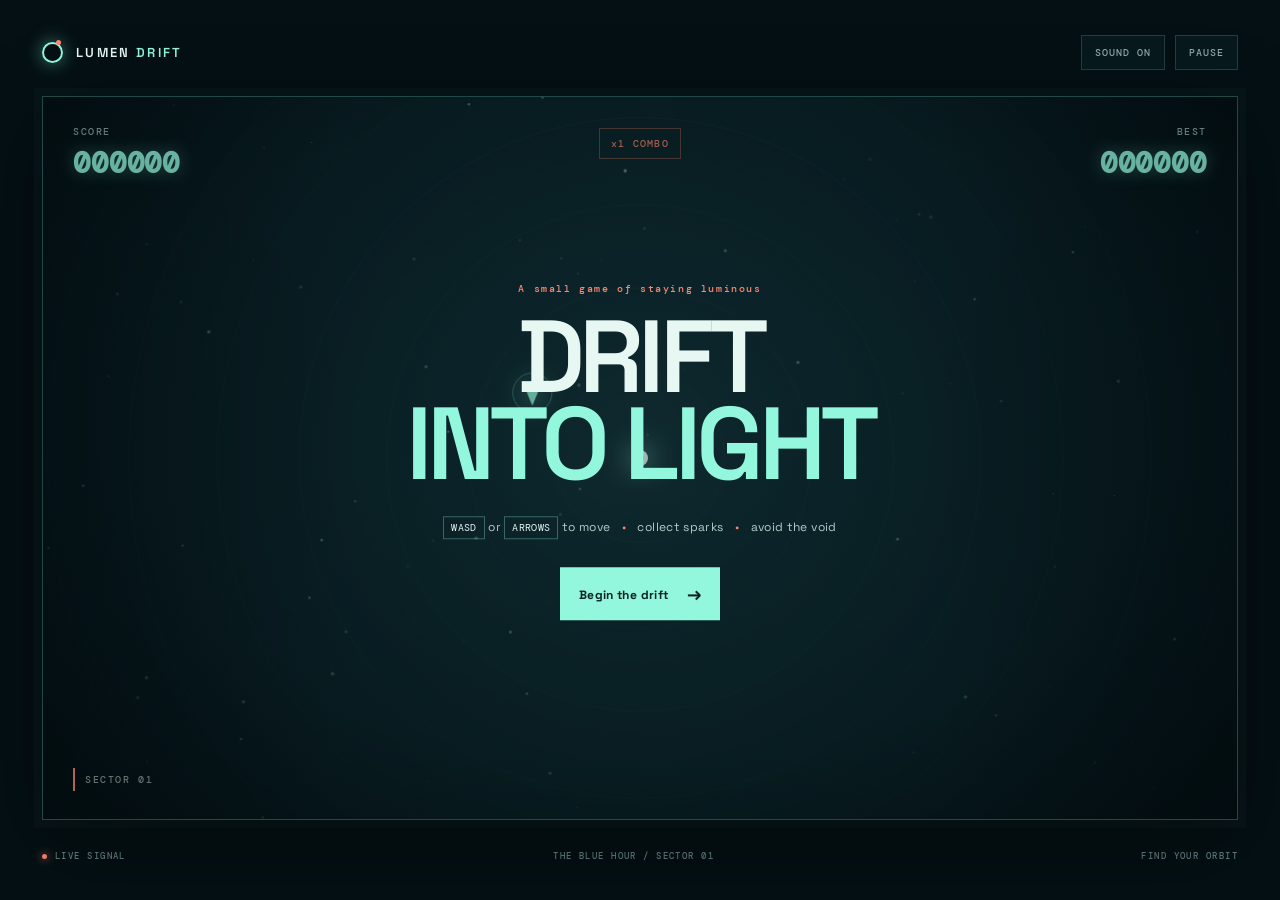
<file: index.html>
<!doctype html>
<html lang="en">

<head>
    <meta charset="utf-8">
    <meta name="viewport" content="width=device-width, initial-scale=1">
    <meta name="theme-color" content="#07141b">
    <title>Lumen Drift</title>
    <link rel="stylesheet" href="styles.css">
</head>

<body>
    <main class="game-shell">
        <header class="topbar">
            <div class="brand-mark" aria-label="Lumen Drift">
                <span class="brand-orbit"></span>
                <span class="brand-name">LUMEN <b>DRIFT</b></span>
            </div>
            <div class="top-actions">
                <button class="icon-button" id="soundButton" type="button" aria-label="Toggle sound" title="Toggle sound">Sound on</button>
                <button class="icon-button" id="pauseButton" type="button" aria-label="Pause game" title="Pause game">Pause</button>
            </div>
        </header>

        <section class="game-stage" aria-label="Lumen Drift game">
            <canvas id="gameCanvas" aria-label="Game canvas"></canvas>
            <div class="hud">
                <div class="stat-block">
                    <span class="stat-label">SCORE</span>
                    <strong id="scoreValue">000000</strong>
                </div>
                <div class="combo-readout" id="comboReadout">x1 COMBO</div>
                <div class="stat-block stat-right">
                    <span class="stat-label">BEST</span>
                    <strong id="bestValue">000000</strong>
                </div>
            </div>
            <div class="status-pill" id="statusPill">SECTOR 01</div>
            <div class="message-layer" id="messageLayer">
                <div class="intro-copy">
                    <p class="eyebrow">A small game of staying luminous</p>
                    <h1>DRIFT<br><em>INTO LIGHT</em></h1>
                    <p class="instruction"><span class="keycap">WASD</span> or <span class="keycap">ARROWS</span> to move <span class="dot-separator">&bull;</span> collect sparks <span class="dot-separator">&bull;</span> avoid the void</p>
                    <button class="primary-button" id="startButton" type="button">Begin the drift <span>&rarr;</span></button>
                </div>
            </div>
            <div class="game-over-layer hidden" id="gameOverLayer">
                <div class="game-over-card">
                    <p class="eyebrow">The dark caught up</p>
                    <h2>DRIFT<br><em>COMPLETE</em></h2>
                    <div class="final-score"><span>FINAL SCORE</span><strong id="finalScore">000000</strong></div>
                    <p class="run-note" id="runNote">Every spark leaves a trace.</p>
                    <button class="primary-button" id="restartButton" type="button">Try another run <span>&rarr;</span></button>
                </div>
            </div>
            <div class="pause-layer hidden" id="pauseLayer">
                <div class="pause-card">
                    <p class="eyebrow">The constellation is waiting</p>
                    <h2>PAUSED</h2>
                    <button class="primary-button" id="resumeButton" type="button">Resume drift <span>&rarr;</span></button>
                </div>
            </div>
        </section>

        <footer class="bottom-bar">
            <span><i class="live-dot"></i> LIVE SIGNAL</span>
            <span id="sectorLabel">THE BLUE HOUR / SECTOR 01</span>
            <span>FIND YOUR ORBIT</span>
        </footer>
    </main>
    <script src="game.js"></script>
</body>

</html>
</file>
<file: styles.css>
@import url('https://fonts.googleapis.com/css2?family=DM+Mono:wght@400;500&family=Space+Grotesk:wght@400;500;600;700&display=swap');
:root {
    --ink: #e7f8f2;
    --muted: #8da9aa;
    --line: rgba(167, 224, 214, 0.18);
    --cyan: #92f7dc;
    --coral: #ff876f;
    --night: #071419;
    --deep: #0c2024;
}

* {
    box-sizing: border-box;
}

html,
body {
    min-height: 100%;
}

body {
    margin: 0;
    color: var(--ink);
    background: #041014;
    font-family: 'Space Grotesk', 'Trebuchet MS', sans-serif;
    overflow: hidden;
}

body::before {
    content: '';
    position: fixed;
    inset: 0;
    pointer-events: none;
    opacity: .16;
    background-image: linear-gradient(rgba(147, 234, 215, .08) 1px, transparent 1px), linear-gradient(90deg, rgba(147, 234, 215, .08) 1px, transparent 1px);
    background-size: 46px 46px;
    mask-image: radial-gradient(ellipse at center, black 0%, transparent 76%);
}

button {
    font: inherit;
}

.game-shell {
    width: min(100%, 1440px);
    height: 100vh;
    min-height: 620px;
    margin: auto;
    padding: 28px 42px 25px;
    display: flex;
    flex-direction: column;
}

.topbar,
.bottom-bar {
    display: flex;
    align-items: center;
    justify-content: space-between;
    flex: 0 0 auto;
}

.topbar {
    height: 48px;
    margin-bottom: 20px;
}

.brand-mark {
    display: flex;
    align-items: center;
    gap: 13px;
}

.brand-orbit {
    width: 21px;
    height: 21px;
    border: 2px solid var(--cyan);
    border-radius: 50%;
    display: block;
    position: relative;
    box-shadow: 0 0 18px rgba(146, 247, 220, .5);
}

.brand-orbit::after {
    content: '';
    width: 5px;
    height: 5px;
    background: var(--coral);
    border-radius: 50%;
    position: absolute;
    top: -4px;
    right: 0;
}

.brand-name {
    font-size: 13px;
    letter-spacing: .18em;
    font-weight: 600;
}

.brand-name b {
    color: var(--cyan);
    font-weight: 600;
}

.top-actions {
    display: flex;
    gap: 10px;
}

.icon-button {
    border: 1px solid var(--line);
    background: rgba(9, 28, 31, .75);
    color: var(--muted);
    font: 500 10px 'DM Mono', monospace;
    letter-spacing: .1em;
    text-transform: uppercase;
    padding: 10px 13px;
    cursor: pointer;
    transition: .2s ease;
}

.icon-button:hover {
    border-color: var(--cyan);
    color: var(--cyan);
}

.game-stage {
    flex: 1 1 auto;
    min-height: 0;
    position: relative;
    overflow: hidden;
    border: 1px solid rgba(146, 247, 220, .2);
    background: #081b20;
    box-shadow: 0 0 0 8px rgba(146, 247, 220, .018), 0 24px 80px rgba(0, 0, 0, .4);
}

.game-stage::after {
    content: '';
    pointer-events: none;
    position: absolute;
    inset: 0;
    background: radial-gradient(ellipse at 50% 45%, transparent 0%, rgba(3, 10, 14, .12) 60%, rgba(1, 7, 10, .72) 100%), linear-gradient(90deg, rgba(1, 8, 11, .4), transparent 25%, transparent 75%, rgba(1, 8, 11, .4));
}

canvas {
    display: block;
    width: 100%;
    height: 100%;
}

.hud {
    position: absolute;
    z-index: 2;
    top: 28px;
    left: 30px;
    right: 30px;
    display: flex;
    align-items: flex-start;
    justify-content: space-between;
    pointer-events: none;
}

.stat-block {
    display: flex;
    flex-direction: column;
    gap: 6px;
}

.stat-right {
    align-items: flex-end;
}

.stat-label,
.eyebrow,
.bottom-bar,
.status-pill,
.final-score span {
    font: 500 10px 'DM Mono', monospace;
    letter-spacing: .16em;
    color: var(--muted);
}

.stat-block strong {
    font: 600 29px 'DM Mono', monospace;
    letter-spacing: .03em;
    color: var(--cyan);
    text-shadow: 0 0 17px rgba(146, 247, 220, .35);
}

.combo-readout {
    margin-top: 3px;
    padding: 8px 11px;
    border: 1px solid rgba(255, 135, 111, .4);
    color: var(--coral);
    font: 500 10px 'DM Mono', monospace;
    letter-spacing: .12em;
    opacity: .9;
}

.status-pill {
    position: absolute;
    z-index: 2;
    bottom: 28px;
    left: 30px;
    border-left: 2px solid var(--coral);
    padding: 5px 0 5px 10px;
    color: rgba(231, 248, 242, .6);
}

.message-layer,
.game-over-layer,
.pause-layer {
    position: absolute;
    z-index: 3;
    inset: 0;
    display: grid;
    place-items: center;
    text-align: center;
    background: rgba(4, 17, 21, .3);
}

.hidden {
    display: none;
}

.intro-copy {
    transform: translateY(-2%);
    animation: arrive .8s cubic-bezier(.2, .8, .2, 1) both;
}

.eyebrow {
    color: var(--coral);
    margin: 0 0 19px;
}

h1,
h2 {
    margin: 0;
    font-size: clamp(48px, 8vw, 106px);
    line-height: .84;
    letter-spacing: -.055em;
    font-weight: 600;
}

h1 em,
h2 em {
    color: var(--cyan);
    font-style: normal;
}

.instruction {
    margin: 29px 0 28px;
    color: #b6ccca;
    font-size: 12px;
    letter-spacing: .03em;
}

.keycap {
    display: inline-block;
    padding: 4px 7px;
    color: var(--ink);
    border: 1px solid rgba(146, 247, 220, .32);
    font: 10px 'DM Mono', monospace;
}

.dot-separator {
    color: var(--coral);
    padding: 0 8px;
}

.primary-button {
    border: 0;
    padding: 15px 19px;
    background: var(--cyan);
    color: #092022;
    font-weight: 700;
    font-size: 12px;
    letter-spacing: .03em;
    cursor: pointer;
    transition: transform .2s ease, box-shadow .2s ease, background .2s ease;
}

.primary-button span {
    display: inline-block;
    padding-left: 15px;
    font-size: 18px;
    vertical-align: -1px;
}

.primary-button:hover {
    background: #c0ffe9;
    transform: translateY(-2px);
    box-shadow: 0 10px 25px rgba(146, 247, 220, .2);
}

.game-over-card,
.pause-card {
    transform: translateY(-3%);
    min-width: min(430px, calc(100% - 40px));
    padding: 36px 36px 38px;
    border: 1px solid rgba(146, 247, 220, .2);
    background: rgba(7, 25, 29, .9);
    box-shadow: 0 20px 70px rgba(0, 0, 0, .4);
}

.game-over-card h2,
.pause-card h2 {
    font-size: clamp(44px, 7vw, 80px);
}

.final-score {
    display: flex;
    flex-direction: column;
    gap: 7px;
    margin: 25px 0 10px;
}

.final-score strong {
    font: 500 36px 'DM Mono', monospace;
    color: var(--cyan);
}

.run-note {
    color: var(--muted);
    font-size: 12px;
    margin: 0 0 25px;
}

.bottom-bar {
    height: 38px;
    margin-top: 17px;
    color: #658184;
    font-size: 9px;
}

.bottom-bar>span {
    display: flex;
    gap: 8px;
    align-items: center;
}

.live-dot {
    width: 5px;
    height: 5px;
    border-radius: 50%;
    background: var(--coral);
    box-shadow: 0 0 9px var(--coral);
    display: inline-block;
}

@keyframes arrive {
    from {
        opacity: 0;
        transform: translateY(12px);
    }
    to {
        opacity: 1;
        transform: translateY(-2%);
    }
}

@media (max-width: 700px) {
    .game-shell {
        padding: 17px 15px 16px;
        min-height: 520px;
    }
    .topbar {
        margin-bottom: 12px;
    }
    .hud {
        top: 18px;
        left: 18px;
        right: 18px;
    }
    .stat-block strong {
        font-size: 21px;
    }
    .combo-readout {
        font-size: 8px;
    }
    .instruction {
        max-width: 270px;
        margin: 23px auto;
        line-height: 2.2;
    }
    .bottom-bar {
        margin-top: 10px;
        font-size: 8px;
    }
    .bottom-bar>span:nth-child(2) {
        display: none;
    }
    .status-pill {
        bottom: 18px;
        left: 18px;
    }
    .game-over-card,
    .pause-card {
        padding: 30px 22px;
    }
}
</file>
